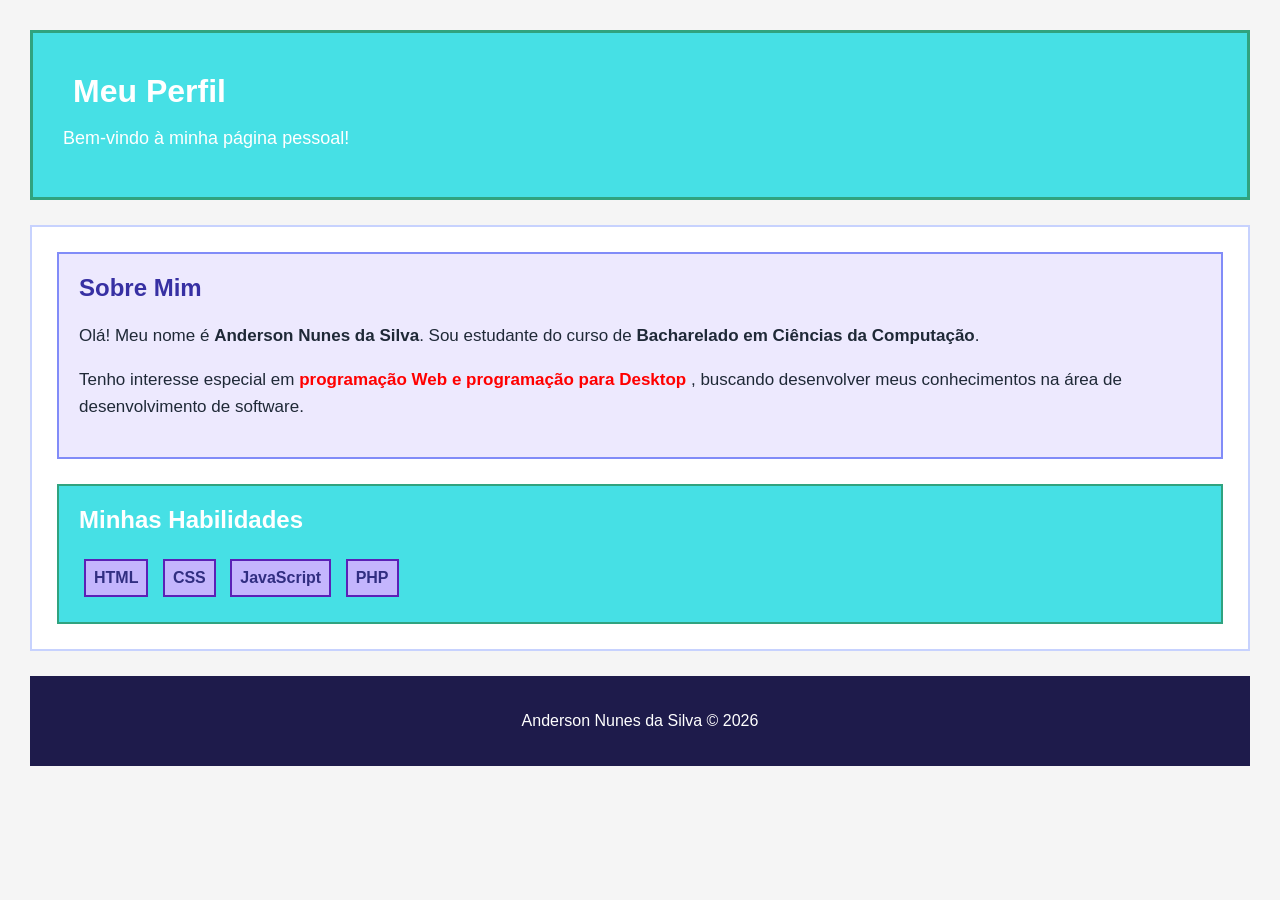
<file: atividade_03/index.html>
<!DOCTYPE html>
<html lang="pt-BR">
<head>
    <meta charset="UTF-8">
    <meta name="viewport" content="width=device-width, initial-scale=1.0">

    <title>Meu Perfil - Anderson Nunes da Silva</title>

        <link rel="stylesheet" href="style.css">
</head>

<body>


    <header class="cabecalho">
        <h1>Meu Perfil</h1>
        <p>Bem-vindo à minha página pessoal!</p>
    </header>

    <main class="conteudo">


        <section class="sobre">
            <h2>Sobre Mim</h2>

            <p>
                Olá! Meu nome é <strong>Anderson Nunes da Silva</strong>.
                Sou estudante do curso de
                <strong>Bacharelado em Ciências da Computação</strong>.
            </p>

            <p>
                Tenho interesse especial em
                <span class="destaque">
                    programação Web e programação para Desktop
                </span>,
                buscando desenvolver meus conhecimentos na área de
                desenvolvimento de software.
            </p>
        </section>


        <section class="habilidades">
            <h2>Minhas Habilidades</h2>

            <span>HTML</span>
            <span>CSS</span>
            <span>JavaScript</span>
            <span>PHP</span>
        </section>

    </main>


    <footer class="rodape">
        <p>
            Anderson Nunes da Silva &copy; 2026
        </p>
    </footer>

</body>
</html>
</file>
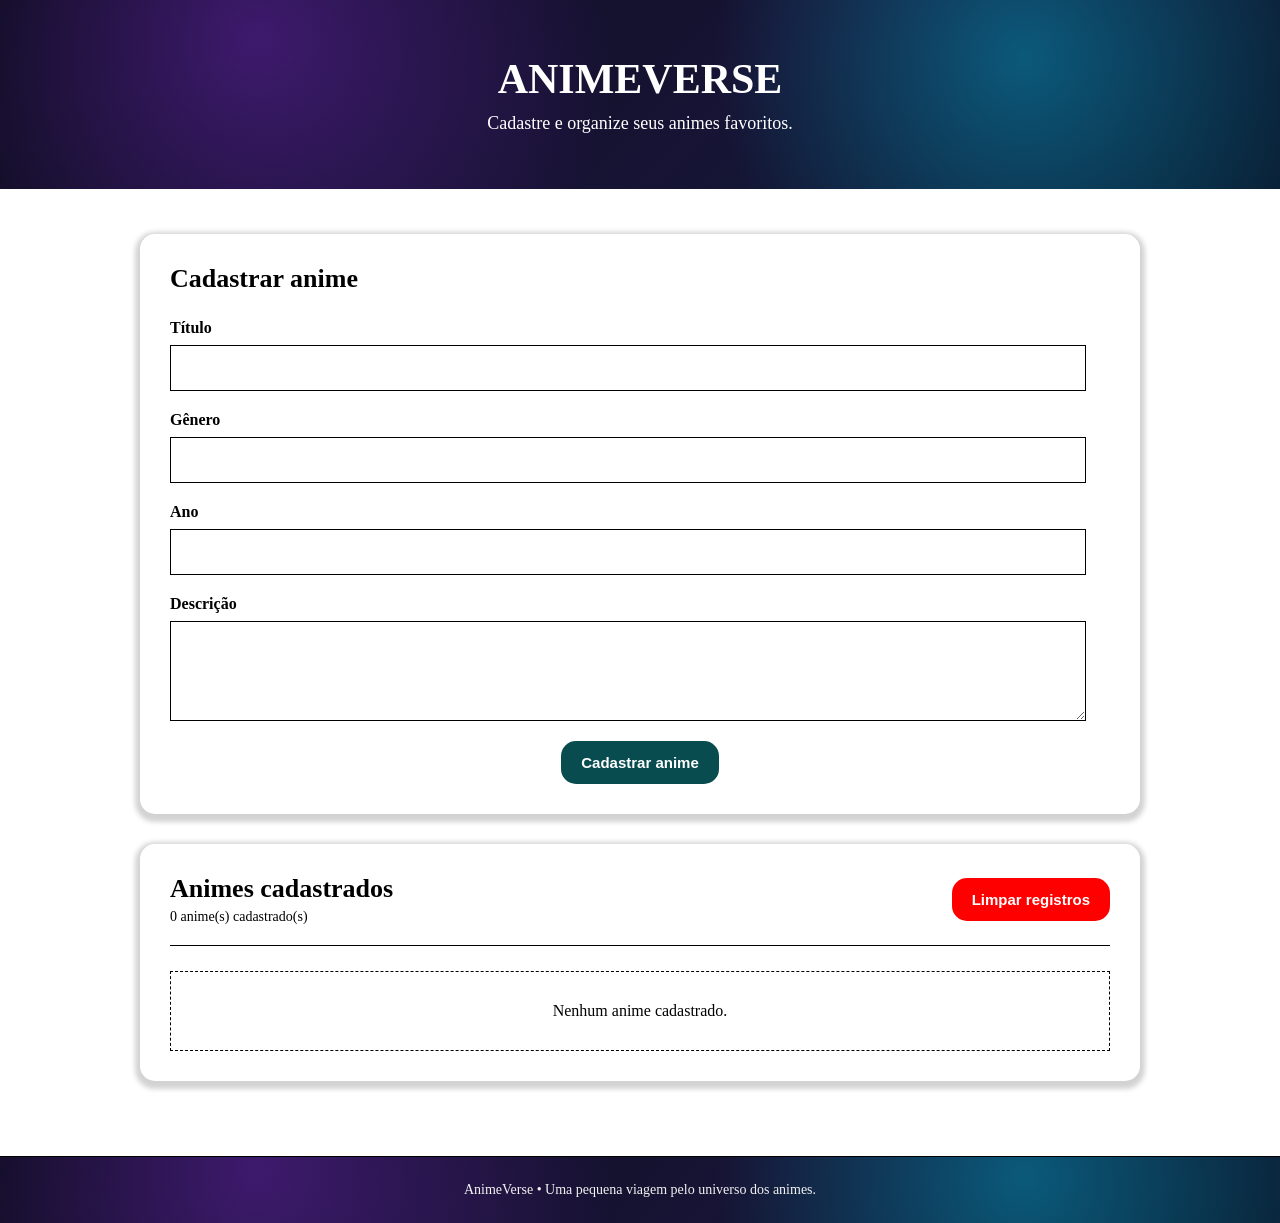
<file: atividade_04/index.html>
<!DOCTYPE html>
<html lang="pt-BR">

<head>
    <meta charset="UTF-8">
    <meta name="viewport" content="width=device-width, initial-scale=1.0">
    <title>AnimeVerse | Universo dos Animes</title>
    <link rel="stylesheet" href="style.css">
</head>

<body>
    <header>
        <div class="container">
            <h1>ANIMEVERSE</h1>
            <p>Cadastre e organize seus animes favoritos.</p>
        </div>
    </header>

    <main class="container">
        <section class="formulario">
            <h2>Cadastrar anime</h2>
            <form id="formAnime">
                <div class="campo">
                    <label for="titulo">Título</label>
                    <input type="text" id="titulo" required>
                </div>
                <div class="campo">
                    <label for="genero">Gênero</label>
                    <input type="text" id="genero" required>
                </div>
                <div class="campo">
                    <label for="ano">Ano</label>
                    <input type="number" id="ano" min="1960" max="2100" required>
                </div>
                <div class="campo">
                    <label for="descricao">Descrição</label>
                    <textarea id="descricao" rows="4" required></textarea>
                </div>
                <div class="control">
                    <button type="submit">Cadastrar anime</button>
                </div>
            </form>
        </section>

        <section class="catalogo">
            <div class="cabecalho-lista">
                <div>
                    <h2>Animes cadastrados</h2>
                    <p id="contador">0 anime(s) cadastrado(s)</p>
                </div>
                <button id="limparRegistros" type="button" class="botao-secundario">Limpar registros</button>
            </div>
            <div id="listaAnimes" class="lista"></div>
            <p id="mensagemVazia" class="vazio">Nenhum anime cadastrado.</p>
        </section>
    </main>

    <footer>
        <p>AnimeVerse • Uma pequena viagem pelo universo dos animes.</p>
    </footer>

    <script src="script.js"></script>
</body>

</html>
</file>
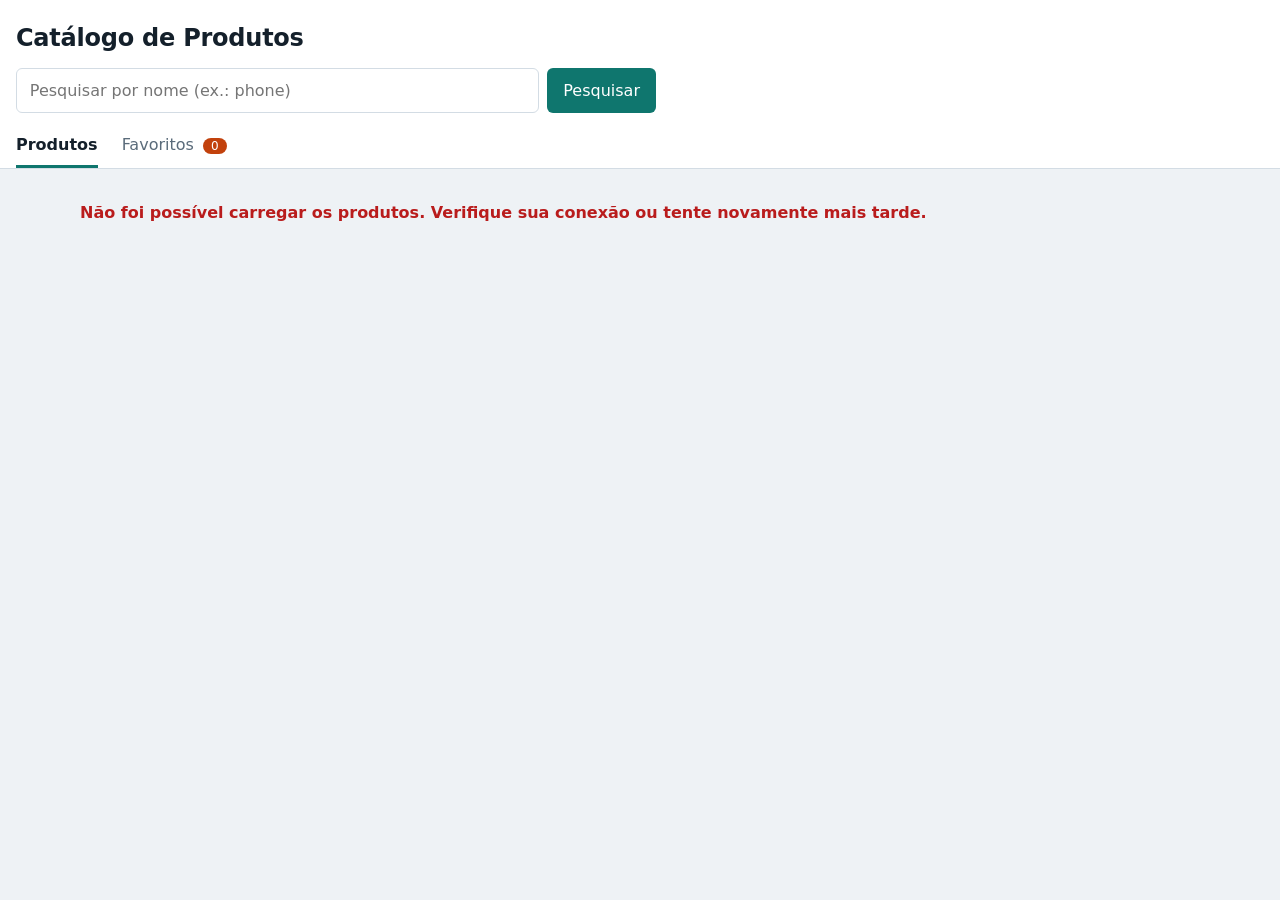
<file: Trabalho_Grupo_01/index.html>
<!DOCTYPE html>
<html lang="pt-BR">

<head>
  <meta charset="UTF-8">
  <meta name="viewport" content="width=device-width, initial-scale=1">
  <title>Catálogo de Produtos</title>
  <link rel="stylesheet" href="style.css">
</head>

<body>
  <header class="topo">
    <h1>Catálogo de Produtos</h1>
    <form id="form-busca" role="search">
      <label for="busca" class="sr-only">Pesquisar produtos por nome</label>
      <input type="search" id="busca" placeholder="Pesquisar por nome (ex.: phone)" autocomplete="off">
      <button type="submit">Pesquisar</button>
    </form>
    <nav class="abas" aria-label="Visualização">
      <button type="button" id="aba-todos" class="ativa">Produtos</button>
      <button type="button" id="aba-favoritos">Favoritos <span id="contador">0</span></button>
    </nav>
  </header>

  <main>
    <p id="status" role="status" aria-live="polite"></p>
    <section id="lista" class="grade" aria-label="Lista de produtos"></section>
  </main>

  <dialog id="detalhes" aria-labelledby="det-titulo">
    <button type="button" id="fechar" class="fechar" aria-label="Fechar detalhes">Fechar</button>
    <div id="det-conteudo"></div>
  </dialog>

  <script src="app.js"></script>
</body>

</html>
</file>
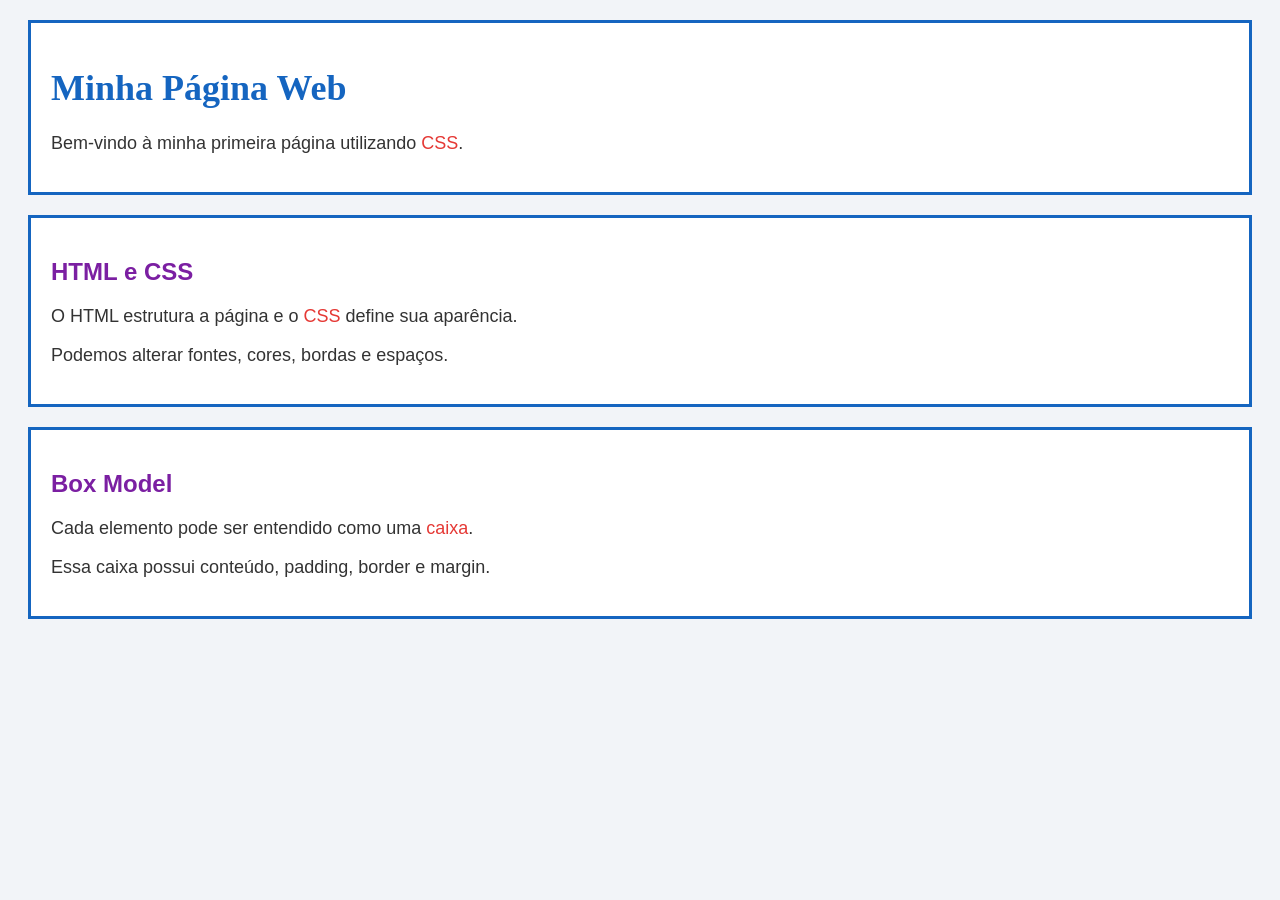
<file: Arquivos aula3/Bordas/index.html>
<!DOCTYPE html>
<html lang="pt-BR">

<head>
    <meta charset="UTF-8">
    <meta http-equiv="X-UA-Compatible" content="IE=edge">
    <meta name="viewport" content="width=device-width, initial-scale=1.0">
    <title>Página principal</title>


    <style>

        /* 
           CONFIGURAÇÃO DA PÁGINA
        */

        body {
            background-color: #f2f4f8;
            font-family: Arial, sans-serif;
        }


      /*
           BORDER
           */

        div {
            border: 3px solid #1565c0;
        }


        /*
           PADDING
           */

        div {
            padding: 20px;
        }


        /*
           MARGIN
           */

        div {
            margin: 20px;
        }


        /*
           FONTES
        */

        h1 {
            font-family: Georgia, serif;
            font-size: 36px;
            color: #1565c0;
        }

        h2 {
            font-family: Verdana, sans-serif;
            color: #7b1fa2;
        }

        p {
            font-family: Arial, sans-serif;
            font-size: 18px;
            color: #333333;
        }

        /* 
           DIV
        */

        div {
            background-color: white;
        }

        /*
           SPAN
           */

        span {
            color: #e53935;
        }


        

    </style>
</head>

<body>



    <div>

        <h1>
            Minha Página Web
        </h1>

        <p>
            Bem-vindo à minha primeira página
            utilizando <span>CSS</span>.
        </p>

    </div>


   

    <div>

        <h2>
            HTML e CSS
        </h2>

        <p>
            O HTML estrutura a página e o
            <span>CSS</span> define sua aparência.
        </p>

        <p>
            Podemos alterar fontes, cores,
            bordas e espaços.
        </p>

    </div>




    <div>

        <h2>
            Box Model
        </h2>

        <p>
            Cada elemento pode ser entendido
            como uma <span>caixa</span>.
        </p>

        <p>
            Essa caixa possui conteúdo,
            padding, border e margin.
        </p>

    </div>

</body>

</html>
</file>
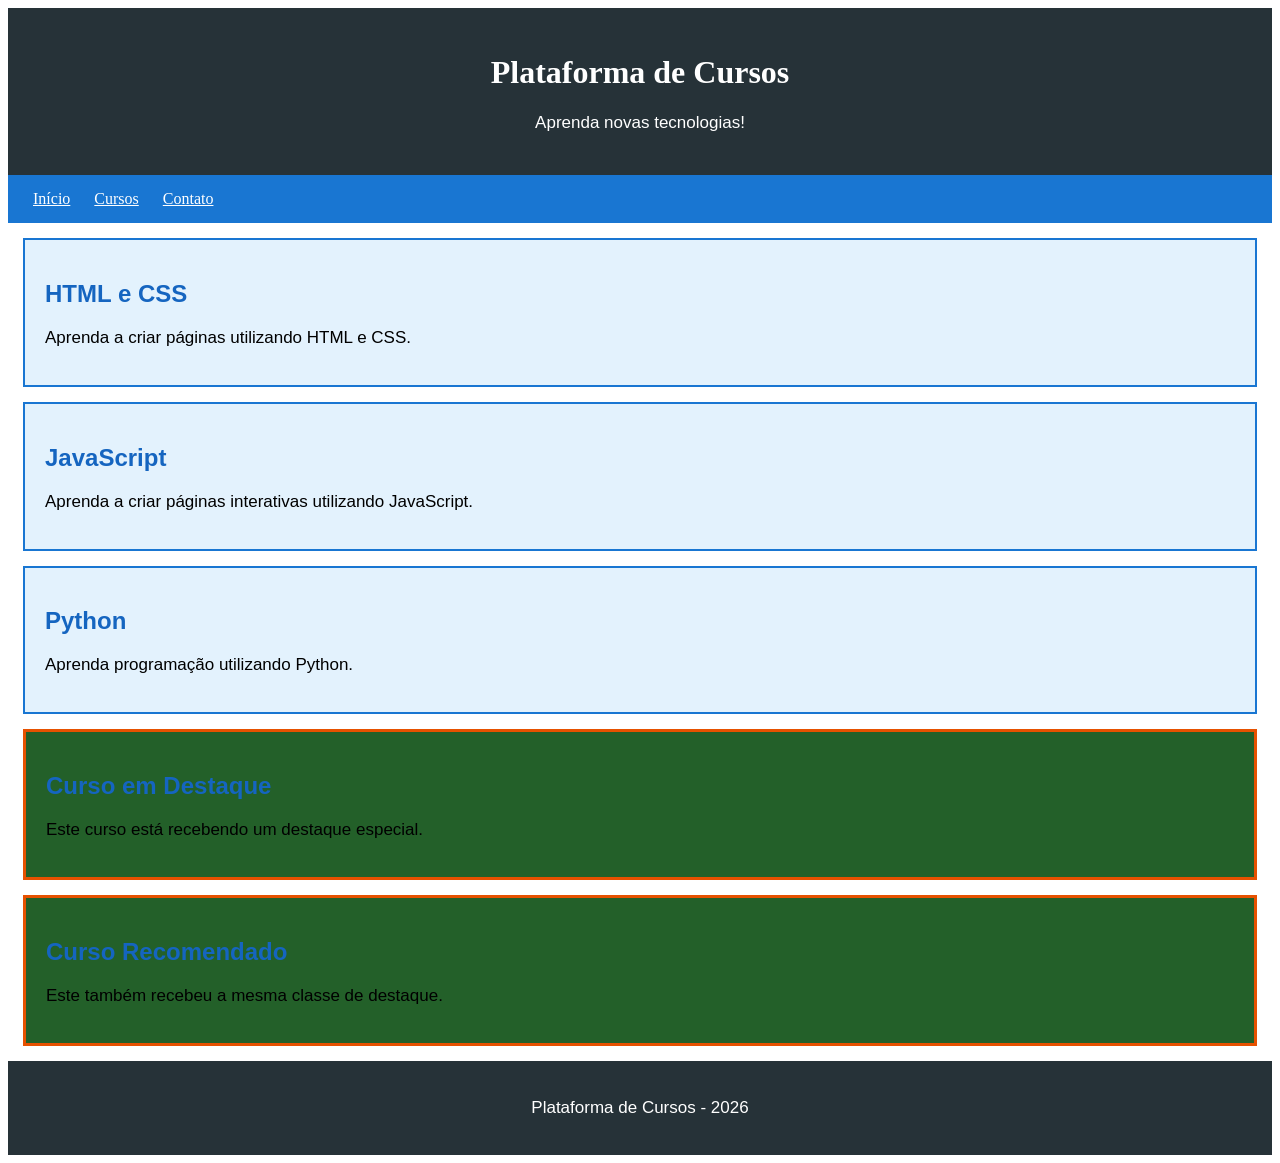
<file: Arquivos aula3/ClassID/index.html>
<!DOCTYPE html>
<html lang="pt-BR">

<head>
    <meta charset='utf-8'>
    <meta name='viewport' content='width=device-width, initial-scale=1'>
    <title>Aula 03 - IDs e Classes</title>

    <style>

        /*
           ID
           */

        /* O # indica que estamos selecionando um ID */

        #topo {
            background-color: #263238;
            color: white;
            padding: 25px;
            text-align: center;
        }

        #menu {
            background-color: #1976d2;
            padding: 15px;
        }

        #rodape {
            background-color: #263238;
            color: white;
            padding: 20px;
            text-align: center;
        }


        /* 
           CLASSE
            */

        /* O . indica que estamos selecionando
           uma classe */

        .destaque {
            background-color: #236029;
            border: 3px solid #e65100;
            padding: 20px;
            margin: 15px;
        }

        .card {
            background-color: #e3f2fd;
            border: 2px solid #1976d2;
            padding: 20px;
            margin: 15px;
        }


        /* 
           ESTILOS DOS TEXTOS
            */

        h1 {
            font-family: Georgia, serif;
        }

        h2 {
            font-family: Arial, sans-serif;
            color: #1565c0;
        }

        p {
            font-family: Arial, sans-serif;
            font-size: 17px;
        }

        a {
            color: white;
            margin: 10px;
        }

    </style>

</head>

<body>


    <!-- 
         ID: TOPO
         
         O id identifica UMA seção específica.
          -->

    <div id="topo">

        <h1>
            Plataforma de Cursos
        </h1>

        <p>
            Aprenda novas tecnologias!
        </p>

    </div>


    <!-- 
         ID: MENU
         
         Outro elemento único.
          -->

    <div id="menu">

        <a href="#">Início</a>
        <a href="#">Cursos</a>
        <a href="#">Contato</a>

    </div>


    <!-- 
         CLASSES
         
         A classe "card" pode aparecer
         várias vezes.
          -->


    <div class="card">

        <h2>
            HTML e CSS
        </h2>

        <p>
            Aprenda a criar páginas utilizando
            HTML e CSS.
        </p>

    </div>


    <div class="card">

        <h2>
            JavaScript
        </h2>

        <p>
            Aprenda a criar páginas interativas
            utilizando JavaScript.
        </p>

    </div>


    <div class="card">

        <h2>
            Python
        </h2>

        <p>
            Aprenda programação utilizando
            Python.
        </p>

    </div>


    <!-- 
         CLASSE DE DESTAQUE
         
         Podemos colocar a mesma classe
         em vários elementos.
          -->


    <div class="destaque">

        <h2>
            Curso em Destaque
        </h2>

        <p>
            Este curso está recebendo um
            destaque especial.
        </p>

    </div>


    <div class="destaque">

        <h2>
            Curso Recomendado
        </h2>

        <p>
            Este também recebeu a mesma
            classe de destaque.
        </p>

    </div>


    <!-- 
         ID: RODAPÉ
         
         O rodapé é uma seção única.
          -->

    <div id="rodape">

        <p>
            Plataforma de Cursos - 2026
        </p>

    </div>


</body>

</html>
</file>
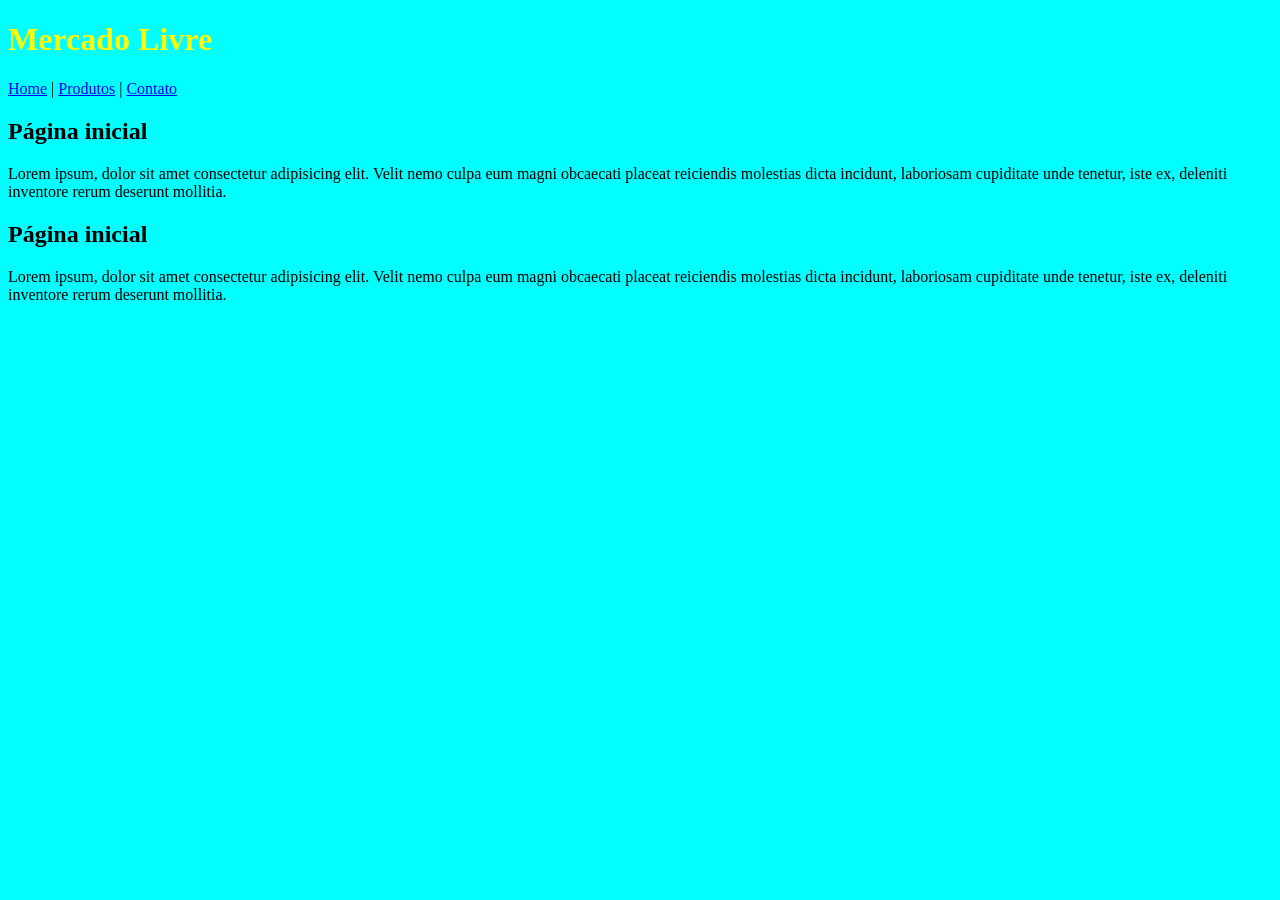
<file: Arquivos aula3/css3/index.html>
<!DOCTYPE html>
<html lang="en">
<head>
    <meta charset="UTF-8">
    <meta http-equiv="X-UA-Compatible" content="IE=edge">
    <meta name="viewport" content="width=device-width, initial-scale=1.0">
    <title>Página principal</title>

    <!--
      ->Inline CSS (CSS na linha)
        Internal CSS (CSS Interna)
        External CSS (CSS Externa)
    -->
    
</head>
<body style="background-color: cyan;">
    
    <h1 style="color: yellow;">Mercado Livre</h1>
    <a href="index.html">Home</a> |
    <a href="produtos.html">Produtos</a> |
    <a href="contato.html">Contato</a>

    <h2>Página inicial</h2>
    <p>
        Lorem ipsum, dolor sit amet consectetur adipisicing elit. 
        Velit nemo culpa eum magni obcaecati placeat reiciendis 
        molestias dicta incidunt, laboriosam cupiditate unde tenetur, 
        iste ex, deleniti inventore rerum deserunt mollitia.
    </p>

    <h2>Página inicial</h2>
    <p>
        Lorem ipsum, dolor sit amet consectetur adipisicing elit. 
        Velit nemo culpa eum magni obcaecati placeat reiciendis 
        molestias dicta incidunt, laboriosam cupiditate unde tenetur, 
        iste ex, deleniti inventore rerum deserunt mollitia.
    </p>

    
    
</body>
</html>
</file>
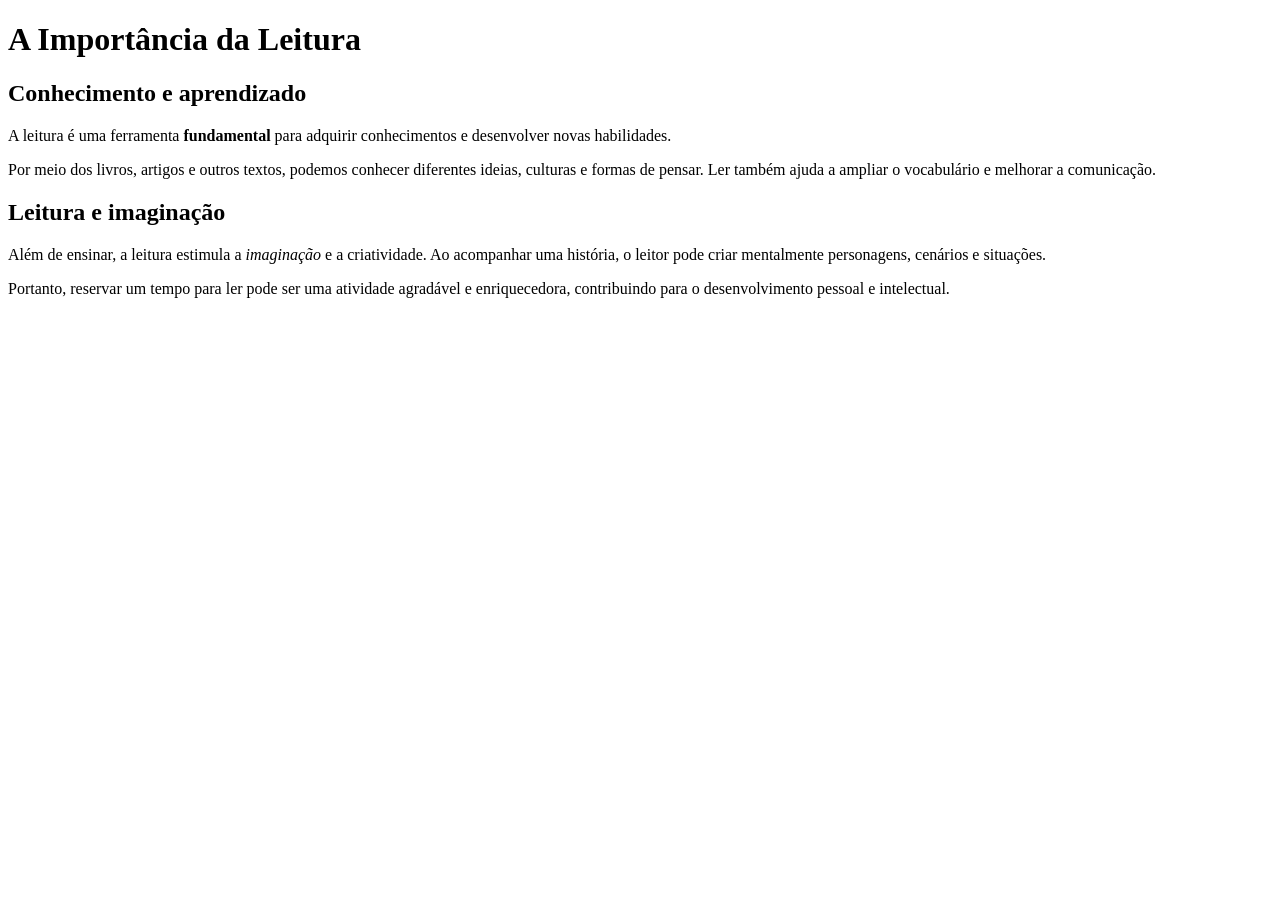
<file: atividade_02/parte_A/index.html>
<!DOCTYPE html>
<html lang="pt-BR">

<head>
    <meta charset="utf-8">
    <title>A Importância da Leitura</title>
</head>

<body>

    <h1>A Importância da Leitura</h1>

    <h2>Conhecimento e aprendizado</h2>
    <p>
        A leitura é uma ferramenta <strong>fundamental</strong> para adquirir
        conhecimentos e desenvolver novas habilidades.
    </p>

    <p>
        Por meio dos livros, artigos e outros textos, podemos conhecer diferentes
        ideias, culturas e formas de pensar. Ler também ajuda a ampliar o vocabulário
        e melhorar a comunicação.
    </p>

    <h2>Leitura e imaginação</h2>
    <p>
        Além de ensinar, a leitura estimula a <em>imaginação</em> e a criatividade.
        Ao acompanhar uma história, o leitor pode criar mentalmente personagens,
        cenários e situações.
    </p>

    <p>
        Portanto, reservar um tempo para ler pode ser uma atividade agradável e
        enriquecedora, contribuindo para o desenvolvimento pessoal e intelectual.
    </p>

</body>

</html>
</file>
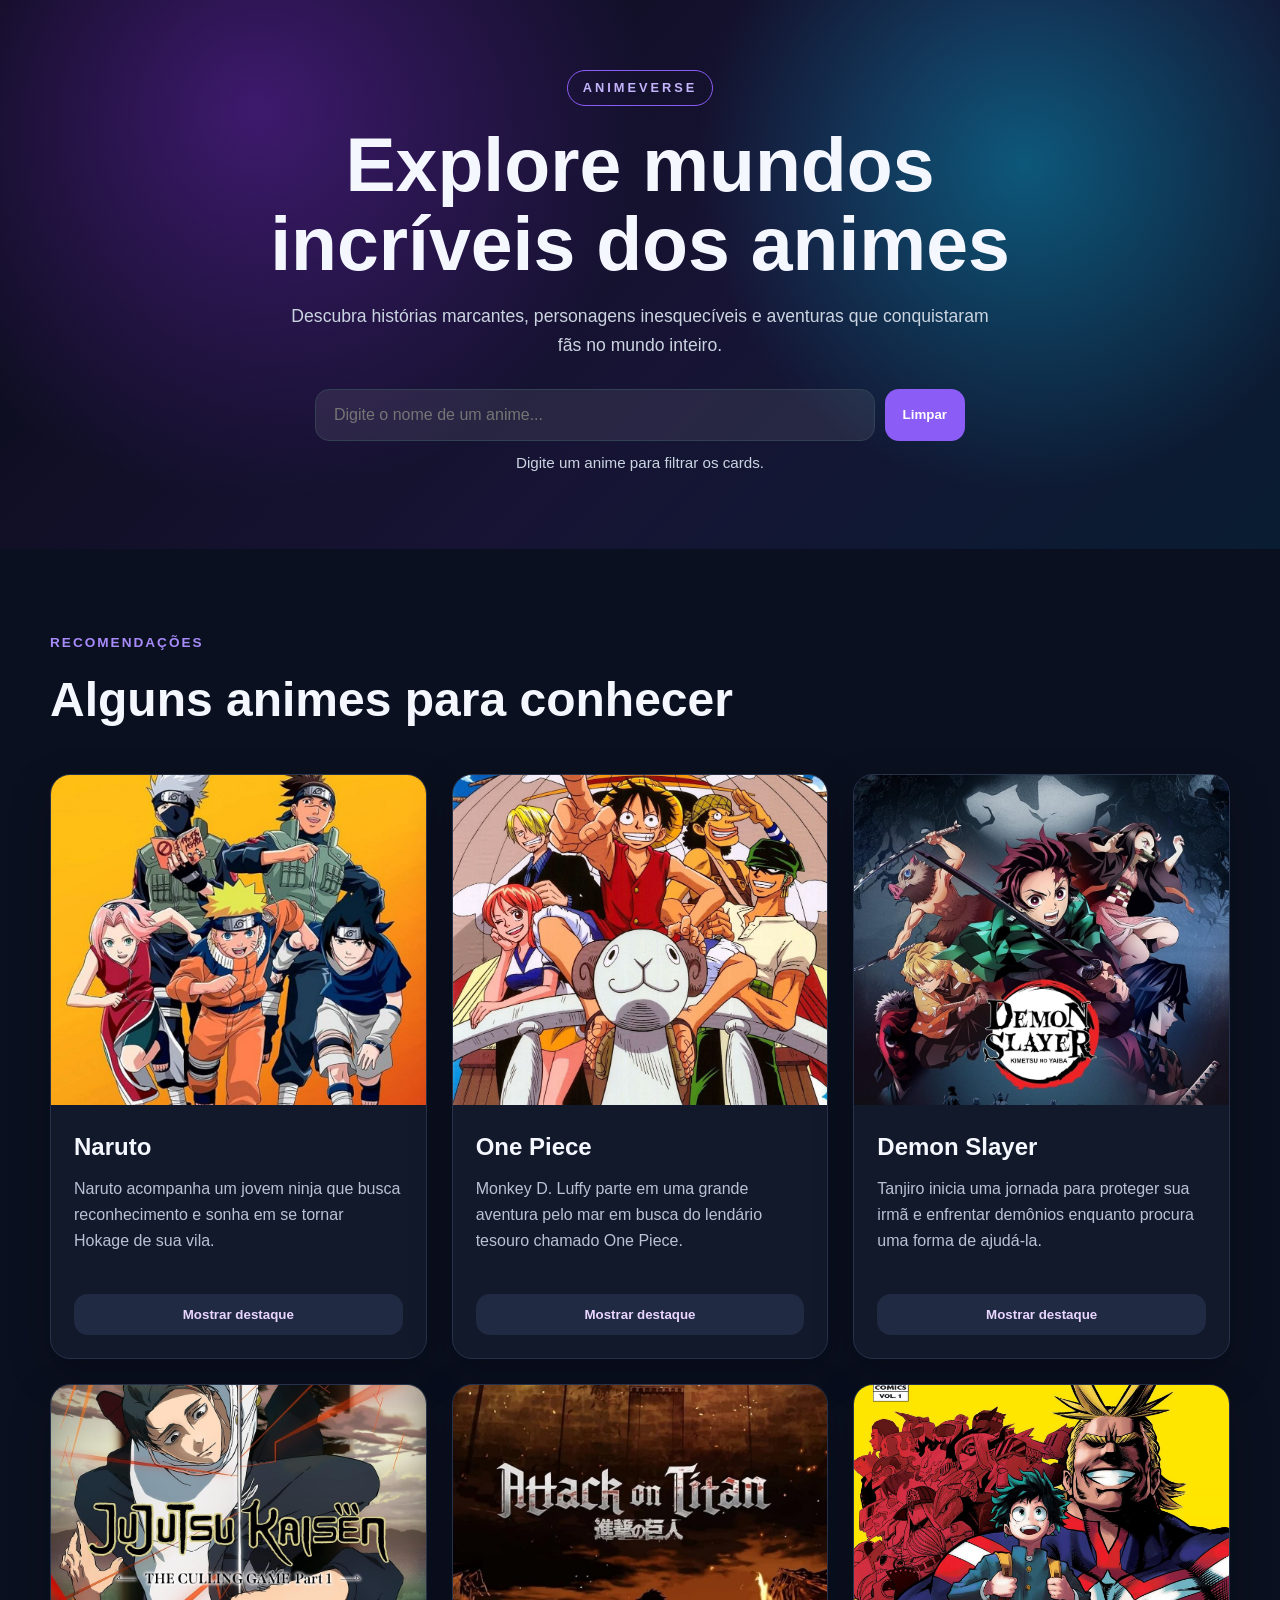
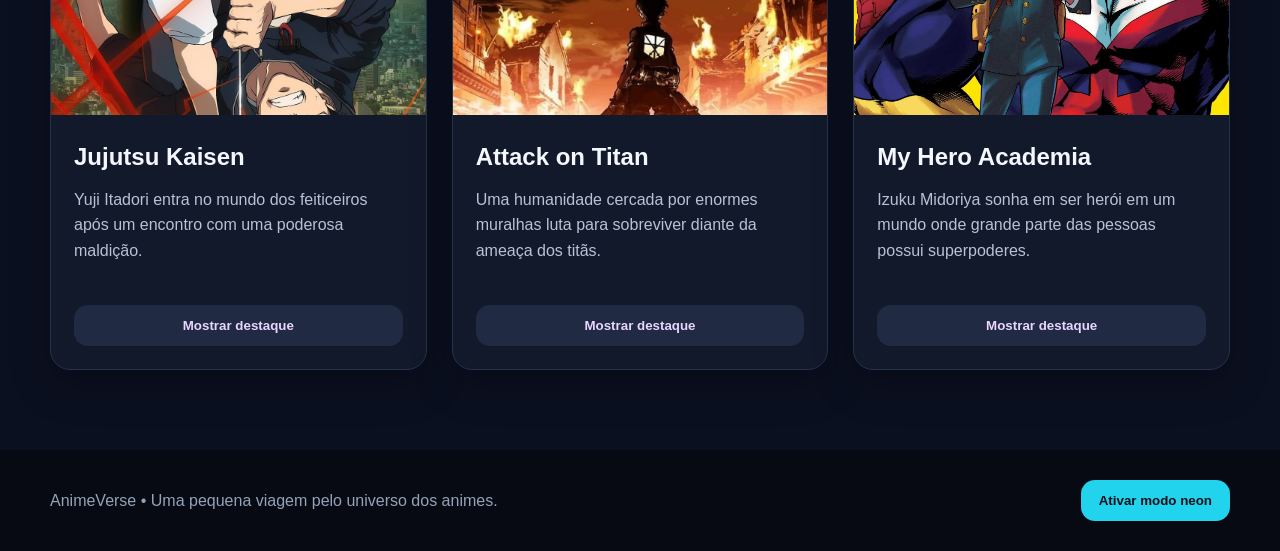
<file: avaliacao/landing-page-animes/index.html>
<!DOCTYPE html>
<html lang="pt-BR">
<head>
    <meta charset="UTF-8">
    <meta name="viewport" content="width=device-width, initial-scale=1.0">
    <title>AnimeVerse | Universo dos Animes</title>
    <link rel="stylesheet" href="style.css">
</head>

<body>

    <header class="cabecalho">
        <div class="hero">
            <span class="etiqueta">ANIMEVERSE</span>
            <h1>Explore mundos incríveis dos animes</h1>
            <p>Descubra histórias marcantes, personagens inesquecíveis e aventuras que conquistaram fãs no mundo inteiro.</p>
            <div class="busca">
                <input id="campoBusca" type="text" placeholder="Digite o nome de um anime...">
                <button id="botaoLimpar" type="button">Limpar</button>
            </div>
            <p id="mensagemBusca" class="mensagem">Digite um anime para filtrar os cards.</p>
        </div>
    </header>

    <main>
        <section class="catalogo">
            <div class="titulo-secao">
                <span>RECOMENDAÇÕES</span>
                <h2>Alguns animes para conhecer</h2>
            </div>

            <div id="listaAnimes" class="grid-animes">
                <article class="card-anime">
                    <img src="./imagens/naruto.jpg" alt="Capa do anime Naruto">
                    <div class="conteudo-card">
                        <h3>Naruto</h3>
                        <p> Naruto acompanha um jovem ninja que busca reconhecimento e sonha em se tornar Hokage de sua vila.</p>
                        <button class="botao-detalhes" type="button">Mostrar destaque</button>
                    </div>
                </article>


                <article class="card-anime">
                    <img src="imagens/one piece.jpg" alt="Capa do anime One Piece">
                    <div class="conteudo-card">
                        <h3>One Piece</h3>
                        <p>Monkey D. Luffy parte em uma grande aventura pelo mar em busca do lendário tesouro chamado One Piece.</p>
                        <button class="botao-detalhes" type="button">Mostrar destaque</button>
                    </div>
                </article>

                <article class="card-anime">
                    <img src="imagens/demon_slayer.jpg" alt="Capa de Demon Slayer">
                    <div class="conteudo-card">
                        <h3>Demon Slayer</h3>
                        <p>Tanjiro inicia uma jornada para proteger sua irmã e enfrentar demônios enquanto procura uma forma de ajudá-la.</p>
                        <button class="botao-detalhes" type="button">Mostrar destaque</button>
                    </div>
                </article>

                <article class="card-anime">
                    <img src="imagens/jujutsu.jpg" alt="Capa de Jujutsu Kaisen">
                    <div class="conteudo-card">
                        <h3>Jujutsu Kaisen</h3>
                        <p>Yuji Itadori entra no mundo dos feiticeiros após um encontro com uma poderosa maldição.</p>
                        <button class="botao-detalhes" type="button">Mostrar destaque</button>
                    </div>
                </article>

                <article class="card-anime">
                    <img src="imagens/attack.jpg" alt="Capa de Attack on Titan">
                    <div class="conteudo-card">
                        <h3>Attack on Titan</h3>
                        <p>Uma humanidade cercada por enormes muralhas luta para sobreviver diante da ameaça dos titãs.</p>
                        <button class="botao-detalhes" type="button">Mostrar destaque</button>
                    </div>
                </article>

                <article class="card-anime">
                    <img src="imagens/my_academina.jpg" alt="Capa de My Hero Academia">
                    <div class="conteudo-card">
                        <h3>My Hero Academia</h3>
                        <p>Izuku Midoriya sonha em ser herói em um mundo onde grande parte das pessoas possui superpoderes.</p>
                        <button class="botao-detalhes" type="button">Mostrar destaque</button>
                    </div>
                </article>
            </div>

            <p id="semResultado" class="sem-resultado">Nenhum anime encontrado.</p>
        </section>
    </main>

    <footer class="rodape">
        <p>AnimeVerse • Uma pequena viagem pelo universo dos animes.</p>

        <button id="botaoTema" type="button">Ativar modo neon</button>
    </footer>

    <script src="script.js"></script>
</body>
</html>
</file>
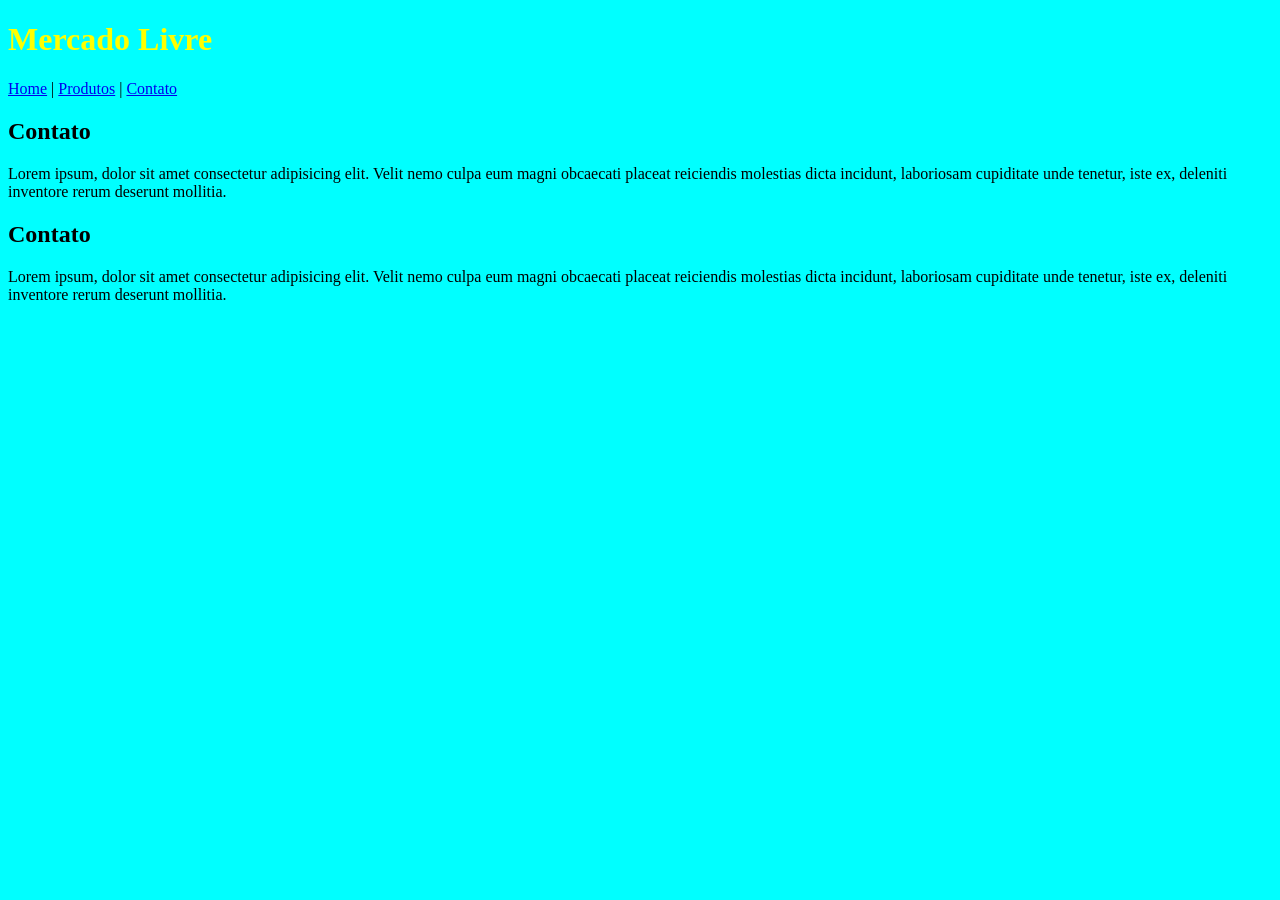
<file: Arquivos aula3/css3/contato.html>
<!DOCTYPE html>
<html lang="en">
<head>
    <meta charset="UTF-8">
    <meta http-equiv="X-UA-Compatible" content="IE=edge">
    <meta name="viewport" content="width=device-width, initial-scale=1.0">
    <title>Contato</title>

    <!--
        Inline CSS (CSS na linha)
      ->Internal CSS (CSS Interna)
        External CSS (CSS Externa)
    -->

    <style>
        body {
            background-color: cyan;
        }
        h1 {color: yellow;

        }


    </style>

</head>
<body>

    <h1>Mercado Livre</h1>
    <a href="index.html">Home</a> |
    <a href="produtos.html">Produtos</a> |
    <a href="contato.html">Contato</a>

   <span> <h2>Contato</h2>
    <p>
        Lorem ipsum, dolor sit amet consectetur adipisicing elit. 
        Velit nemo culpa eum magni obcaecati placeat reiciendis 
        molestias dicta incidunt, laboriosam cupiditate unde tenetur, 
        iste ex, deleniti inventore rerum deserunt mollitia.
    </p>

    <h2>Contato</h2>
    <p>
        Lorem ipsum, dolor sit amet consectetur adipisicing elit. 
        Velit nemo culpa eum magni obcaecati placeat reiciendis 
        molestias dicta incidunt, laboriosam cupiditate unde tenetur, 
        iste ex, deleniti inventore rerum deserunt mollitia.
    </p>

    
</body>
</html>
</file>
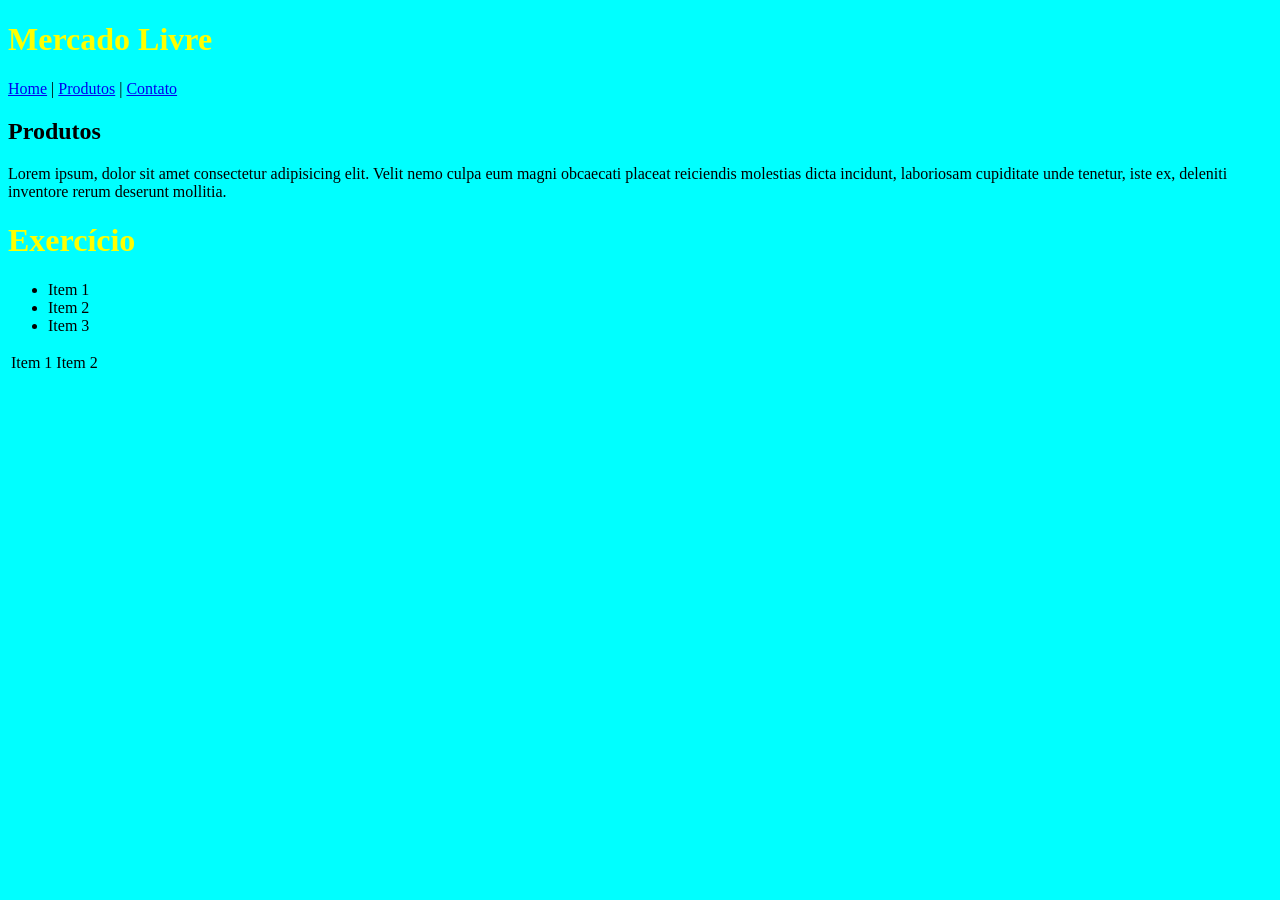
<file: Arquivos aula3/css3/produtos.html>
<!DOCTYPE html>
<html lang="en">
<head>
    <meta charset="UTF-8">
    <meta http-equiv="X-UA-Compatible" content="IE=edge">
    <meta name="viewport" content="width=device-width, initial-scale=1.0">
    <title>Produtos</title>
    <!--
        Inline CSS (CSS na linha)
        Internal CSS (CSS Interna)
      ->External CSS (CSS Externa) <link rel="stylesheet" href="css/estilo.css">
    -->

    <link rel="stylesheet" href="css/estilo.css">


   
</head>
<body>

    <h1>Mercado Livre</h1>
    <a href="index.html">Home</a> |
    <a href="produtos.html">Produtos</a> |
    <a href="contato.html">Contato</a>

    <h2>Produtos</h2>
    <p>
        Lorem ipsum, dolor sit amet consectetur adipisicing elit. 
        Velit nemo culpa eum magni obcaecati placeat reiciendis 
        molestias dicta incidunt, laboriosam cupiditate unde tenetur, 
        iste ex, deleniti inventore rerum deserunt mollitia.
    </p>

    <h1>Exercício</h1>

    <ul>
        <li>Item 1</li>
        <li>Item 2</li>
        <li>Item 3</li>
    </ul>

    <table>
        <tr>
            <td>Item 1</td>
            <td>Item 2</td>
        </tr>
    </table>
    
</body>
</html>
</file>
<file: atividade_03/style.css>
* {
            box-sizing: border-box;
        }

        body {
            margin: 0;
            padding: 30px;
            font-family: Arial, Helvetica, sans-serif;
            background-color: #f5f5f5;
            color: #1f2937;
        }

        .cabecalho {
            background-color: #46e0e5;
            border: 3px solid #30a37f;
            padding: 30px;
        }

        .cabecalho h1 {
            margin: 10px;
            color: white;
            font-size: 32px;
        }

        .cabecalho p {
            color: white;
            font-size: 18px;
        }

        .conteudo {
            margin-top: 25px;
            padding: 25px;
            background-color: white;
            border: 2px solid #c7d2fe;
        }


        .sobre {
            padding: 20px;
            background-color: #ede9fe;
            border: 2px solid #818cf8;
        }

        .sobre h2 {
            margin-top: 0;
            color: #3730a3;
        }

        .sobre p {
            line-height: 1.6;
            font-size: 17px;
        }

        .destaque {
            color: red;
            font-weight: bold;
        }



        .habilidades {
            margin-top: 25px;
            padding: 20px;
            background-color: #46e0e5;
            border: 2px solid #30a37f
        }

        .habilidades h2 {
            margin-top: 0;
            color: white;
        }

        .habilidades span {
            display: inline-block;
            margin: 5px;
            padding: 8px;
            background-color: #c4b5fd;
            border: 2px solid #5b21b6;
            color: #312e81;
            font-weight: bold;
        }

        /* =========================
           RODAPÉ
        ========================= */

        .rodape {
            margin-top: 25px;
            padding: 20px;
            background-color: #1e1b4b;
            color: white;
            text-align: center;
        }
</file>
<file: atividade_04/style.css>
* {
box-sizing: border-box;
margin: 0;
padding: 0;
}

body {
font-family: 'Times New Roman', Times, serif, Helvetica, sans-serif;
background: #ffffff;
color: #000000;
min-height: 100vh;
}

header {
background:
        radial-gradient(circle at 20% 20%, rgba(121, 40, 202, 0.45), transparent 35%),
        radial-gradient(circle at 80% 30%, rgba(0, 212, 255, 0.35), transparent 30%),
        linear-gradient(135deg, #080b16, #171334 55%, #091d32);

color: #ffffff;
padding: 55px 20px;
text-align: center;
}

header h1 {
font-size: 42px;
margin-bottom: 10px;
}

header p {
font-size: 18px;
}

.container {
width: min(1000px, calc(100% - 40px));
margin: 0 auto;
}

main {
padding: 45px 0;
}

.formulario,
.catalogo {
box-shadow: 0 3px 5px 5px #0000002d;  
border-radius:15px;
padding: 30px;
margin-bottom: 30px;
}

h2 {
font-size: 26px;
margin-bottom: 25px;
}

form {
display: grid;
gap: 20px;
}

.campo {
display: grid;
gap: 8px;
}

label {
font-weight: bold;
}

input,
textarea {
max-width: 916px;
border: 1px solid #000000;
background: #ffffff;
color: #000000;
padding: 13px;
font-size: 16px;
font-family: inherit;
outline: none;
}

input:focus,
textarea:focus {
background: #f2f2f2;
}
.control{
    display: flex;
    justify-content: center;
    margin: auto;
}
button {
border: none;
border-radius: 15px;
background: #084c4f;
color: #ffffff;
padding: 13px 20px;
font-size: 15px;
font-weight: bold;
cursor: pointer;
}

button:hover {
background: #ffffff;
border: solid 1px ;
transition:0.5s;
color: #000000;
}

.cabecalho-lista {
display: flex;
justify-content: space-between;
align-items: center;
gap: 20px;
border-bottom: 1px solid #000000;
padding-bottom: 20px;
margin-bottom: 25px;
}

.cabecalho-lista h2 {
margin-bottom: 5px;
}

#contador {
font-size: 14px;
}

.botao-secundario {
background: #ff0000;
color: #ffffff;
}

.lista {
display: grid;
grid-template-columns: repeat(2, 1fr);
gap: 20px;
}

.card {
border: 1px solid #000000;
padding: 22px;
}

.card h3 {
font-size: 23px;
margin-bottom: 12px;
}

.info {
display: flex;
gap: 8px;
flex-wrap: wrap;
margin-bottom: 15px;
}

.info span {
border: 1px solid #000000;
padding: 5px 9px;
font-size: 13px;
}

.card p {
line-height: 1.6;
margin-bottom: 20px;
}

.card button {
width: 100%;
}

.vazio {
text-align: center;
border: 1px dashed #000000;
padding: 30px;
}

footer {
background:
        radial-gradient(circle at 20% 20%, rgba(121, 40, 202, 0.45), transparent 35%),
        radial-gradient(circle at 80% 30%, rgba(0, 212, 255, 0.35), transparent 30%),
        linear-gradient(135deg, #080b16, #171334 55%, #091d32);
color: #f2f2f2;
border-top: 1px solid #000000;
text-align: center;
padding: 25px;
font-size: 14px;
}

@media (min-width: 300px) and (max-width: 900px){
header h1 {
font-size: 32px;
}
input, textarea {
    max-width: 556px;
}
.lista {
grid-template-columns: 1fr;
}

.cabecalho-lista {
flex-direction: column;
align-items: stretch;
}

.formulario,
.catalogo {
padding: 20px;
}
}
</file>
<file: Trabalho_Grupo_01/style.css>
:root {
  --fundo: #eef2f5;
  --superficie: #ffffff;
  --tinta: #14202b;
  --suave: #5a6b7a;
  --linha: #d3dce4;
  --destaque: #0f766e;
  --destaque-esc: #0b5a54;
  --favorito: #c2410c;
  --erro: #b91c1c;
}

* {
  box-sizing: border-box;
}

body {
  margin: 0;
  font-family: system-ui, -apple-system, "Segoe UI", Roboto, sans-serif;
  background: var(--fundo);
  color: var(--tinta);
  line-height: 1.5;
}

.sr-only {
  position: absolute;
  width: 1px;
  height: 1px;
  overflow: hidden;
  clip: rect(0 0 0 0);
  white-space: nowrap;
}

button,
input {
  font: inherit;
}

button:focus-visible,
input:focus-visible {
  outline: 3px solid var(--destaque);
  outline-offset: 2px;
}

.topo {
  background: var(--superficie);
  border-bottom: 1px solid var(--linha);
  padding: 1.25rem 1rem 0;
  position: sticky;
  top: 0;
  z-index: 5;
}

.topo h1 {
  margin: 0 0 .75rem;
  font-size: 1.5rem;
  letter-spacing: -.01em;
}

#form-busca {
  display: flex;
  gap: .5rem;
  max-width: 40rem;
}

#form-busca input {
  flex: 1;
  padding: .6rem .8rem;
  border: 1px solid var(--linha);
  border-radius: 6px;
}

#form-busca button,
.btn {
  background: var(--destaque);
  color: #fff;
  border: 0;
  border-radius: 6px;
  padding: .6rem 1rem;
  cursor: pointer;
}

#form-busca button:hover,
.btn:hover {
  background: var(--destaque-esc);
}

.abas {
  display: flex;
  gap: 1.5rem;
  margin-top: .75rem;
}

.abas button {
  background: none;
  border: 0;
  border-bottom: 3px solid transparent;
  padding: .5rem 0;
  cursor: pointer;
  color: var(--suave);
}

.abas button.ativa {
  color: var(--tinta);
  border-bottom-color: var(--destaque);
  font-weight: 600;
}

#contador {
  background: var(--favorito);
  color: #fff;
  border-radius: 999px;
  font-size: .75rem;
  padding: .05rem .5rem;
  margin-left: .25rem;
}

main {
  max-width: 72rem;
  margin: 0 auto;
  padding: 1rem;
}

#status {
  min-height: 1.5rem;
  color: var(--suave);
}

#status.erro {
  color: var(--erro);
  font-weight: 600;
}

.grade {
  display: grid;
  gap: 1rem;
  grid-template-columns: repeat(auto-fill, minmax(15rem, 1fr));
}

.cartao {
  background: var(--superficie);
  border: 1px solid var(--linha);
  border-radius: 8px;
  display: flex;
  flex-direction: column;
  overflow: hidden;
}

.cartao img {
  width: 100%;
  aspect-ratio: 1;
  object-fit: contain;
  background: #f6f8fa;
}

.cartao .corpo {
  padding: .75rem;
  display: flex;
  flex-direction: column;
  gap: .5rem;
  flex: 1;
}

.cartao h2 {
  font-size: 1rem;
  margin: 0;
}

.preco {
  font-weight: 700;
  font-size: 1.1rem;
  margin: 0;
}

.acoes {
  margin-top: auto;
  display: flex;
  gap: .5rem;
}

.acoes button {
  flex: 1;
  padding: .5rem;
  border-radius: 6px;
  cursor: pointer;
  border: 1px solid var(--destaque);
  background: var(--superficie);
  color: var(--destaque);
}

.acoes button:hover {
  background: #e6f4f2;
}

.acoes .btn-fav.ativo {
  background: var(--favorito);
  border-color: var(--favorito);
  color: #fff;
}

dialog {
  border: 0;
  border-radius: 10px;
  padding: 1.25rem;
  width: min(40rem, 92vw);
  max-height: 90vh;
  overflow: auto;
}

dialog::backdrop {
  background: rgba(20, 32, 43, .55);
}

.fechar {
  float: right;
  background: none;
  border: 1px solid var(--linha);
  border-radius: 6px;
  padding: .3rem .7rem;
  cursor: pointer;
}

.det {
  display: grid;
  gap: 1rem;
  grid-template-columns: 1fr;
}

.det img {
  width: 100%;
  max-height: 18rem;
  object-fit: contain;
  background: #f6f8fa;
  border-radius: 6px;
}

.det h2 {
  margin: 0 0 .25rem;
}

.det dl {
  display: grid;
  grid-template-columns: auto 1fr;
  gap: .25rem 1rem;
  margin: 0;
}

.det dt {
  color: var(--suave);
}

.det dd {
  margin: 0;
}

@media (min-width: 40rem) {
  .det {
    grid-template-columns: 14rem 1fr;
  }
}

@media (prefers-reduced-motion: reduce) {
  * {
    transition: none !important;
    animation: none !important;
  }
}
</file>
<file: avaliacao/landing-page-animes/style.css>
* {
    box-sizing: border-box;
    margin: 0;
    padding: 0;
}

body {
    font-family: Arial, Helvetica, sans-serif;
    background: #0b1020;
    color: #f5f7ff;
    line-height: 1.6;
    transition: background 0.3s ease, color 0.3s ease;
}

.cabecalho {
    min-height: 500px;
    display: flex;
    align-items: center;
    justify-content: center;
    padding: 70px 20px;
    background:
        radial-gradient(circle at 20% 20%, rgba(121, 40, 202, 0.45), transparent 35%),
        radial-gradient(circle at 80% 30%, rgba(0, 212, 255, 0.35), transparent 30%),
        linear-gradient(135deg, #080b16, #171334 55%, #091d32);
}

.hero {
    width: min(100%, 1000px);
    text-align: center;
}

.etiqueta {
    display: inline-block;
    padding: 7px 15px;
    margin-bottom: 20px;
    border: 1px solid #8b5cf6;
    border-radius: 999px;
    color: #c4b5fd;
    font-size: 0.8rem;
    font-weight: bold;
    letter-spacing: 3px;
}

.hero h1 {
    max-width: 850px;
    margin: 0 auto 18px;
    font-size: clamp(2.4rem, 6vw, 4.7rem);
    line-height: 1.05;
}

.hero > p {
    max-width: 700px;
    margin: 0 auto;
    color: #cbd5e1;
    font-size: 1.1rem;
}

.busca {
    display: flex;
    max-width: 650px;
    margin: 30px auto 10px;
    gap: 10px;
}

#campoBusca {
    flex: 1;
    min-width: 0;
    padding: 16px 18px;
    border: 1px solid #334155;
    border-radius: 14px;
    outline: none;
    background: rgba(255, 255, 255, 0.08);
    color: white;
    font-size: 1rem;
}

#campoBusca:focus {
    border-color: #a78bfa;
}

button {
    border: 0;
    border-radius: 14px;
    padding: 13px 18px;
    cursor: pointer;
    font-weight: bold;
    transition: transform 0.2s ease, opacity 0.2s ease;
}

button:hover {
    transform: translateY(-2px);
    opacity: 0.9;
}

#botaoLimpar {
    background: #8b5cf6;
    color: white;
}

.mensagem {
    min-height: 28px;
    font-size: 0.95rem !important;
}

.catalogo {
    width: min(1180px, calc(100% - 40px));
    margin: 0 auto;
    padding: 80px 0;
}

.titulo-secao {
    margin-bottom: 35px;
}

.titulo-secao span {
    color: #a78bfa;
    font-weight: bold;
    letter-spacing: 2px;
    font-size: 0.85rem;
}

.titulo-secao h2 {
    margin-top: 8px;
    font-size: clamp(2rem, 4vw, 3rem);
}

.grid-animes {
    display: grid;
    grid-template-columns: repeat(3, 1fr);
    gap: 25px;
}

.card-anime {
    overflow: hidden;
    border: 1px solid #26324a;
    border-radius: 20px;
    background: #12192b;
    box-shadow: 0 15px 40px rgba(0, 0, 0, 0.25);
    transition: transform 0.25s ease, border-color 0.25s ease;
}

.card-anime:hover {
    transform: translateY(-7px);
    border-color: #8b5cf6;
}

.card-anime img {
    display: block;
    width: 100%;
    height: 330px;
    object-fit: cover;
    background: #20283c;
}

.conteudo-card {
    padding: 23px;
}

.conteudo-card h3 {
    margin-bottom: 10px;
    font-size: 1.5rem;
}

.conteudo-card p {
    min-height: 100px;
    margin-bottom: 18px;
    color: #b9c2d4;
}

.botao-detalhes {
    width: 100%;
    background: #202a43;
    color: #e9d5ff;
}

.card-destaque {
    border-color: #22d3ee;
    box-shadow: 0 0 30px rgba(34, 211, 238, 0.2);
}

.sem-resultado {
    display: none;
    margin-top: 30px;
    text-align: center;
    color: #cbd5e1;
}

/* Rodapé da página. */
.rodape {
    display: flex;
    justify-content: space-between;
    align-items: center;
    gap: 20px;
    padding: 30px max(20px, calc((100% - 1180px) / 2));
    background: #070a13;
    color: #94a3b8;
}

/* Estilo do botão de tema. */
#botaoTema {
    background: #22d3ee;
    color: #07111a;
}

/* Tema alternativo ativado pelo JavaScript. */
body.modo-neon {
    background: #050014;
}

body.modo-neon .card-anime {
    background: #11051e;
    border-color: #7c3aed;
}

body.modo-neon .conteudo-card p {
    color: #d8c8e8;
}

@media (max-width: 900px) {
    .grid-animes {
        grid-template-columns: repeat(2, 1fr);
    }
}

@media (max-width: 600px) {
    .busca {
        flex-direction: column;
    }

    .grid-animes {
        grid-template-columns: 1fr;
    }

    .rodape {
        flex-direction: column;
        text-align: center;
    }

    .card-anime img {
        height: 380px;
    }
}
</file>
<file: Arquivos aula3/css3/css/estilo.css>
h1 {
    color: yellow;
}

body {

    background-color: cyan;
}
</file>
